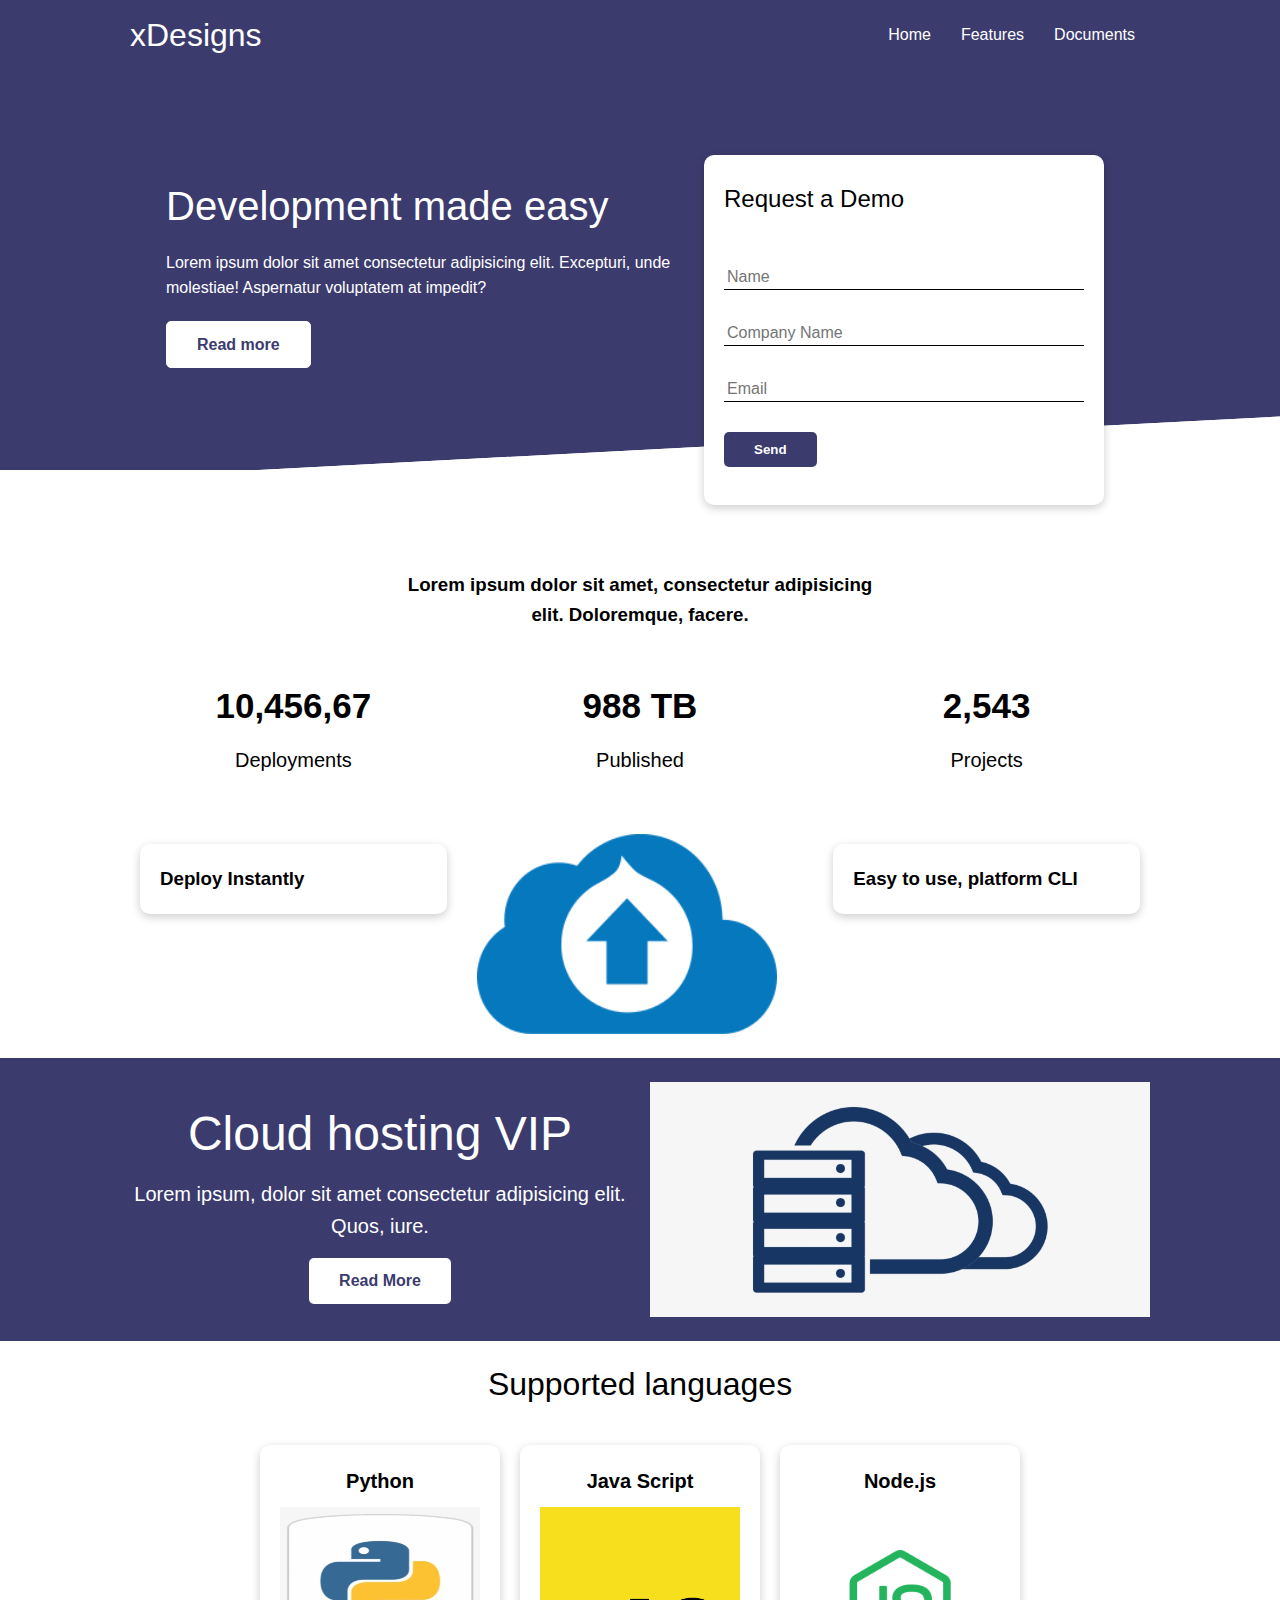
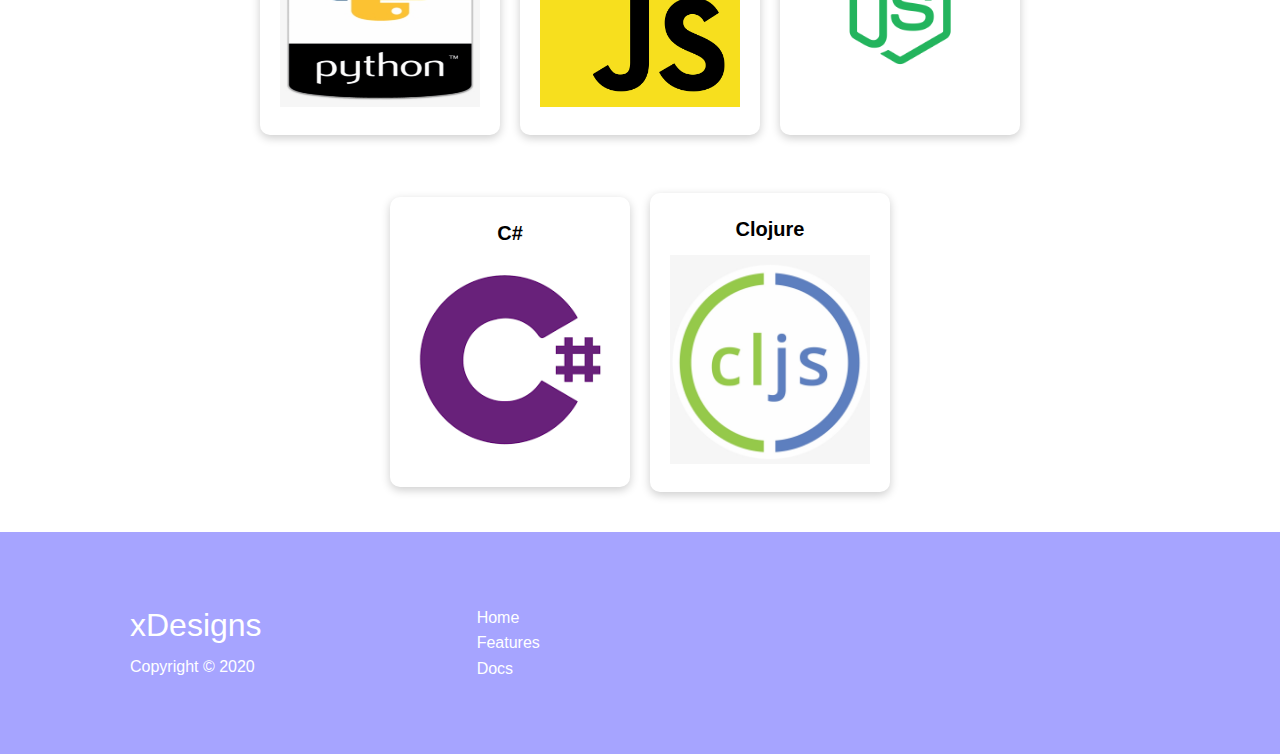
<file: index.html>
<!DOCTYPE html>
<html lang="en">
    
<head>
    <meta charset="UTF-8">
    <meta name="viewport" content="width=device-width, initial-scale=1.0">
    <link rel="stylesheet" type="text/css" href="css/styles.css" > 

    <link rel="stylesheet" href="https://cdnjs.cloudflare.com/ajax/libs/font-awesome/5.15.1/css/all.min.css" integrity="sha512-+4zCK9k+qNFUR5X+cKL9EIR+ZOhtIloNl9GIKS57V1MyNsYpYcUrUeQc9vNfzsWfV28IaLL3i96P9sdNyeRssA==" crossorigin="anonymous" />

    <title>xDesigns</title>

</head>

<body>

    <!-- Nav bar-->
<div class="navbar">

    <div class="container flex">
        <h1 class="logo">xDesigns</h1>
        <nav>
            <ul>
                <li><a href="webdesign.html">Home</a></li>
                <li><a href="features.html">Features</a></li>
                <li><a href="docs.html">Documents</a></li>
            </ul>
        </nav>
    </div>
</div>

<!-- Show case -->

<section class="showcase">
<div class="container grid">
    <div class="showcase-text">
        <h1>Development made easy</h1>
        <p>Lorem ipsum dolor sit amet consectetur adipisicing elit. Excepturi, unde molestiae! Aspernatur voluptatem at impedit?</p>
        <a href="features.html" class="btn btn-outline">Read more</a>
    </div>

    <div class="showcase-form card">
        <h2>Request a Demo</h2>
        <form name="contact" method="POST" netlify-honeypot="bot-field" data-netlify="true"></form>

        <input type="hidden" name="form-name" value="contact">
        <p class="hidden">
            <label>Don’t fill this out if you’re human: <input name="bot-field" /></label>
          </p>
        
        <div class="form-control">
                <input type="text" name="name" placeholder="Name" required >
            </div>

            <div class="form-control">
                <input type="text" name="company" placeholder="Company Name" required >
            </div>

            <div class="form-control">
                <input type="text" name="email" placeholder="Email" required >
            </div>

            <input type="submit" value="Send" class="btn btn-primary">
        
        
        </form> 

</div>
</section>

<!-- Stats -->
<section class="stats">
    <div class="container">
        <h3 class="stats-heading text-center my-1">
            Lorem ipsum dolor sit amet, consectetur adipisicing elit. Doloremque, facere.
        </h3>


            <div class="grid grid-3 text-center my-4 ">
                <div>
                    <i class="fas fa-server fa-3x"></i>
                    <h3>10,456,67</h3>
                    <p class="text-secondary">Deployments</p>
                </div>

                <div>
                    <i class="fas fa-upload fa-3x"></i>
                    <h3>988 TB</h3>
                    <p class="text-secondary">Published</p>
                </div>

                <div>
                    <i class="fas fa-project-diagram fa-3x"></i>
                    <h3>2,543</h3>
                    <p class="text-secondary">Projects</p>
                </div>
            
            </div>
        </div>
</section>

<section class="cli">

    <div class="container grid">
        <img src="./images/icon-deploy.png" alt="#" height="250px" width="200px">

        <div class="card">

            <h3>Deploy Instantly</h3>
        </div>

        <div class="card">
            <h3>Easy to use, platform CLI</h3>
        </div>

    </div>

</section>

<!-- Cloud sections -->

<section class="cloud bg-primary my-2 py-2">
    <div class=" container grid">
        <div class="text-center">

            <h2 class="lg"> Cloud hosting VIP</h2>
            <p class="lead my-1">Lorem ipsum, dolor sit amet consectetur adipisicing elit. Quos, iure.</p>

            <a href="features.html" class="btn btn-dark">Read More</a>
        </div>
        <img src="./images/cloud-image2.png" >
    </div>
</section>

<!--Languages -->

<section class="languages">

    <h2 class="md text-center my-2">
        Supported languages
    </h2>

    <div class="container flex">
        <div class="card">

            <h4>Python</h4>
       <img src="./images/python-icon2.png"  height="200px" >

    </div>

    <div class="card">

    <h4>Java Script</h4>
    
    <img src="./images/js-image.png"  >

</div>

<div class="card">

    <h4>Node.js</h4>
   <img src="./images/nodejs-45adbe594d.png"    >
</div>

<div class="card">

    <h4>C#</h4>
   <img src="./images/chash.png" width="200px" >
</div>

<div class="card">

    <h4>Clojure</h4>
   <img src="./images/clojure-icon.png" width="200px" >
</div>

</section>

<!-- Footer -->

<footer class="footer bg-dark py-5">

<div class="container grid grid-3">

    <div>
        <h1>xDesigns</h1>

        <p>Copyright &copy; 2020</p>

    </div>
<nav>
    <ul>
        <li><a href="index.html">Home</a></li>
        <li><a href="features.html">Features</a></li>
        <li><a href="docs.html">Docs</a></li>
    </ul>
</nav>

<div class="social">
    <a href="#"><i class="fab fa-twitter fa-2x"></i></a>
    <a href="#"><i class="fab fa-facebook fa-2x"></i></a>
    <a href="#"><i class="fab fa-instagram fa-2x"></i></a>
    <a href="#"><i class="fab fa-github fa-2x"></i></a>


</div>

</div>

</footer>


    
</div>



</body>

</html>
</file>
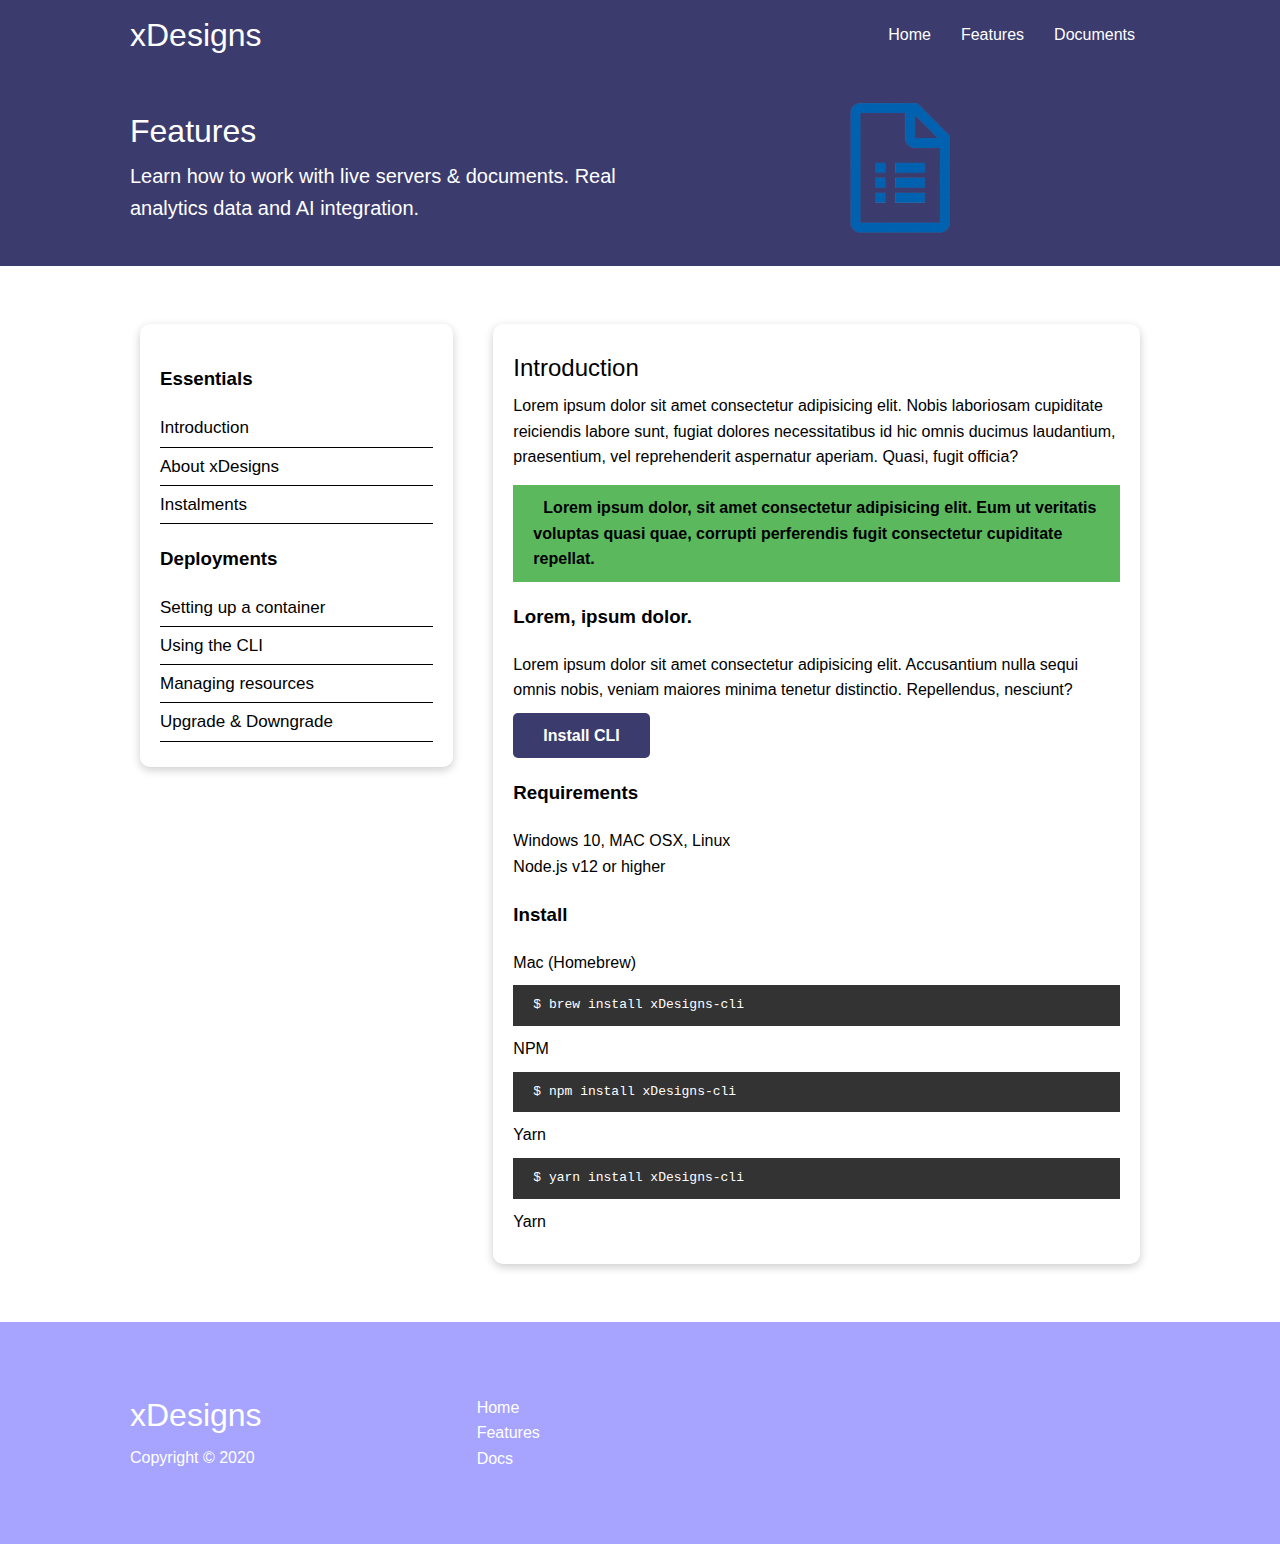
<file: docs.html>
<!DOCTYPE html>
<html lang="en">
    
<head>
    <meta charset="UTF-8">
    <meta name="viewport" content="width=device-width, initial-scale=1.0">
    <link rel="stylesheet" type="text/css" href="css/styles.css" > 

    <link rel="stylesheet" href="https://cdnjs.cloudflare.com/ajax/libs/font-awesome/5.15.1/css/all.min.css" integrity="sha512-+4zCK9k+qNFUR5X+cKL9EIR+ZOhtIloNl9GIKS57V1MyNsYpYcUrUeQc9vNfzsWfV28IaLL3i96P9sdNyeRssA==" crossorigin="anonymous" />

    <title>xDesigns</title> 

</head>

<body>

    <!-- Nav bar-->
<div class="navbar">

    <div class="container flex">
        <h1 class="logo">xDesigns</h1>
        <nav>
            <ul>
                <li><a href="webdesign.html">Home</a></li>
                <li><a href="features.html">Features</a></li>
                <li><a href="docs.html">Documents</a></li>
            </ul>
        </nav>
    </div>
</div>

<!-- Head area -->

<section class="docs-head bg-primary py-3">

<div class="container grid">

    <div>
        <h1 class="xl"> Features</h1>
        <p class="lead">
            Learn how to work with live servers & documents. Real analytics data and AI integration.
        </p>
    </div>

    <img src="./images/design-c6b52261-cfeb-4a22-9b56-e52059e66bb0.png"  >

</div>

</section>

<!-- Docs Main -->

<section class="docs-main my-4">

    <div class="container grid">

        <div class="card bg-light p-3">
            <h3 class="my-2">Essentials</h3>

            <nav>
                <ul>
                    <li><a href="#">Introduction</a></li>
                    <li><a href="#">About xDesigns</a></li>
                    <li><a href="#">Instalments</a></li>
                 </ul>
            </nav>

            <h3 class="my-2">Deployments</h3>

            <nav>
                <ul>
                    <li><a href="#">Setting up a container</a></li>
                    <li><a href="#">Using the CLI</a></li>
                    <li><a href="#">Managing resources</a></li>
                    <li><a href="#">Upgrade & Downgrade</a></li>
                 </ul>
            </nav>
        </div>
        <div class="card">
            <h2>Introduction</h2>
            <p>Lorem ipsum dolor sit amet consectetur adipisicing elit. Nobis laboriosam cupiditate reiciendis labore sunt, fugiat dolores necessitatibus id hic omnis ducimus laudantium, praesentium, vel reprehenderit aspernatur aperiam. Quasi, fugit officia?</p>

            <div class="alert alert-success">

            <i class="fas fa-info"></i> Lorem ipsum dolor, sit amet consectetur adipisicing elit. Eum ut veritatis voluptas quasi quae, corrupti perferendis fugit consectetur cupiditate repellat.
         </div>
        
         <h3>Lorem, ipsum dolor.</h3>
         <p>Lorem ipsum dolor sit amet consectetur adipisicing elit. Accusantium nulla sequi omnis nobis, veniam maiores minima tenetur distinctio. Repellendus, nesciunt?</p>

         <a href="#" class="btn btn-primary">Install CLI</a>

         <h3>Requirements</h3>
         <ul>
             <li>Windows 10, MAC OSX, Linux</li>
             <li>Node.js v12 or higher</li>
         </ul>

         <h3>Install</h3>
         <p>Mac (Homebrew)</p>
         <pre><code>$ brew install xDesigns-cli</code></pre>
         <p>NPM</p>
         <pre><code>$ npm install xDesigns-cli</code></pre>
         <p>Yarn</p>
         <pre><code>$ yarn install xDesigns-cli</code></pre>
         <p>Yarn</p>
         


    
    
        </div>
    </div>

</section>




<!-- Footer -->

<footer class="footer bg-dark py-5">

<div class="container grid grid-3">

    <div>
        <h1>xDesigns</h1>

        <p>Copyright &copy; 2020</p>

    </div>
<nav>
    <ul>
        <li><a href="index.html">Home</a></li>
        <li><a href="features.html">Features</a></li>
        <li><a href="docs.html">Docs</a></li>
    </ul>
</nav>

<div class="social">
    <a href="#"><i class="fab fa-twitter fa-2x"></i></a>
    <a href="#"><i class="fab fa-facebook fa-2x"></i></a>
    <a href="#"><i class="fab fa-instagram fa-2x"></i></a>
    <a href="#"><i class="fab fa-github fa-2x"></i></a>


</div>

</div>

</footer>


    
</div>



</section>

</body>

</html>
</file>
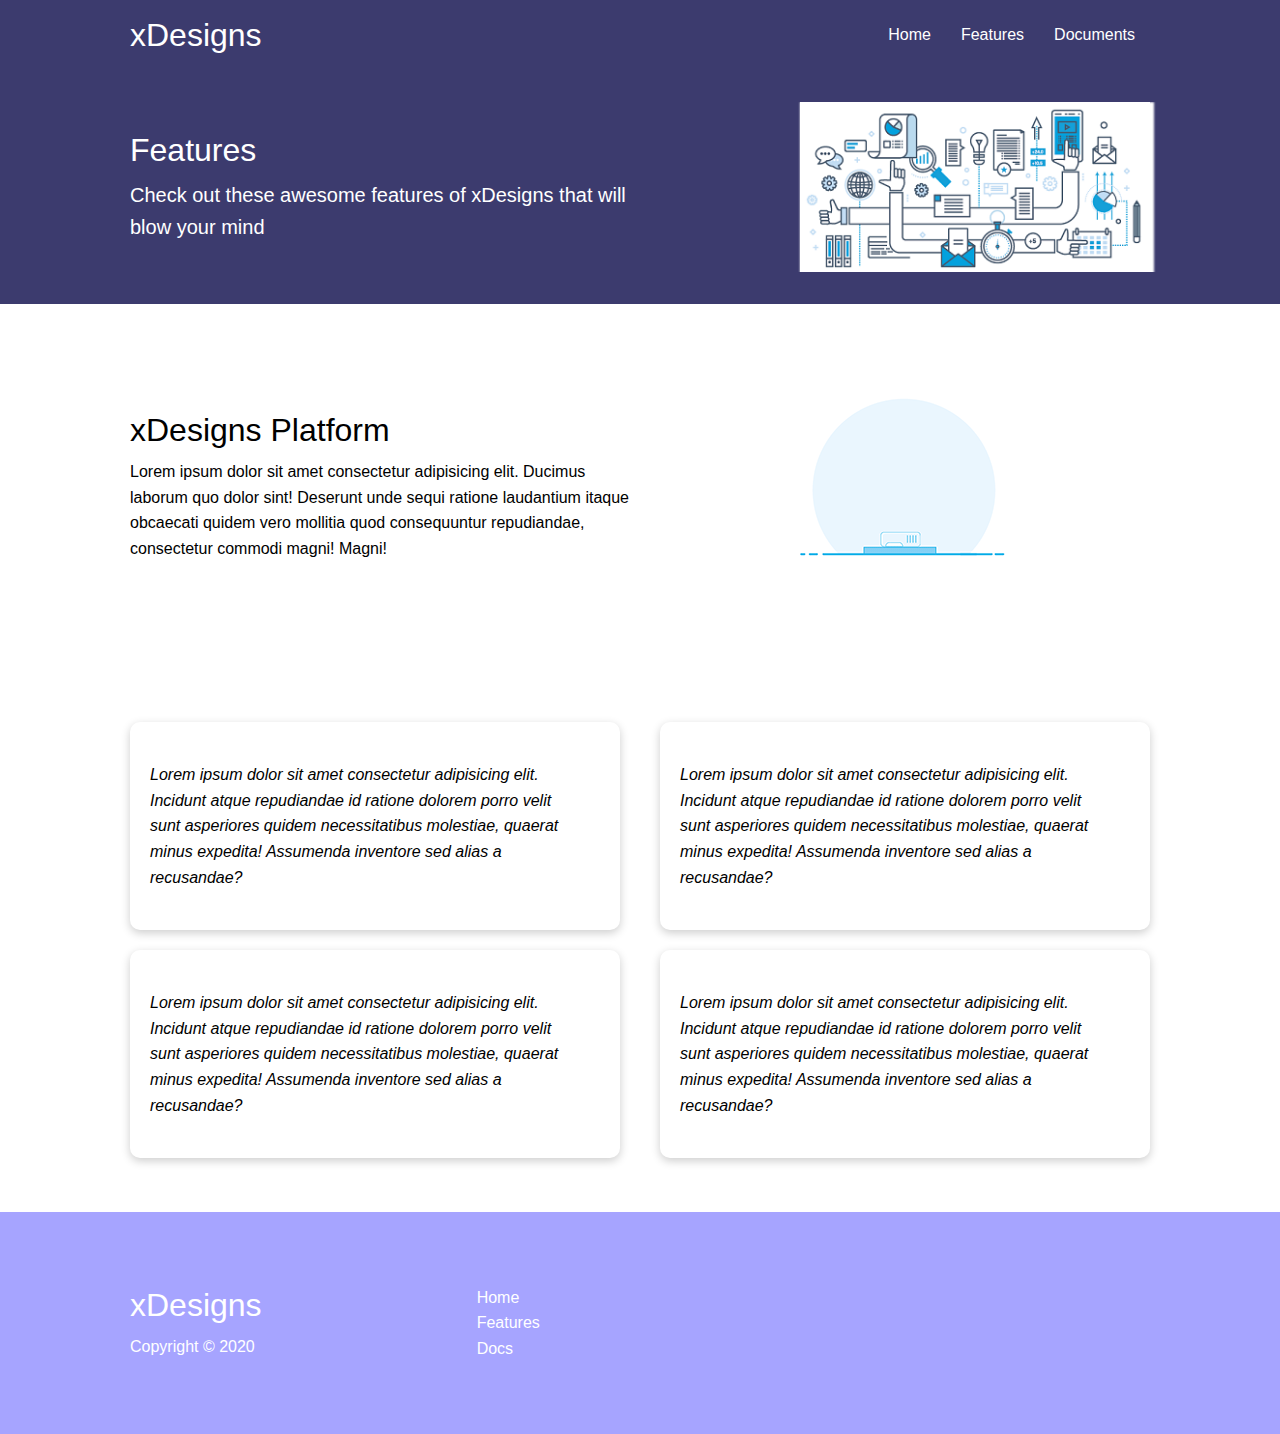
<file: features.html>
<!DOCTYPE html>
<html lang="en">
    
<head>
    <meta charset="UTF-8">
    <meta name="viewport" content="width=device-width, initial-scale=1.0">
    <link rel="stylesheet" type="text/css" href="css/styles.css" > 

    <link rel="stylesheet" href="https://cdnjs.cloudflare.com/ajax/libs/font-awesome/5.15.1/css/all.min.css" integrity="sha512-+4zCK9k+qNFUR5X+cKL9EIR+ZOhtIloNl9GIKS57V1MyNsYpYcUrUeQc9vNfzsWfV28IaLL3i96P9sdNyeRssA==" crossorigin="anonymous" />

    <title>xDesigns</title> 

</head>

<body>

    <!-- Nav bar-->
<div class="navbar">

    <div class="container flex">
        <h1 class="logo">xDesigns</h1>
        <nav>
            <ul>
                <li><a href="webdesign.html">Home</a></li>
                <li><a href="features.html">Features</a></li>
                <li><a href="docs.html">Documents</a></li>
            </ul>
        </nav>
    </div>
</div>

<!-- Head area -->

<section class="features-head bg-primary py-3">

<div class="container grid">

    <div>
        <h1 class="xl"> Features</h1>
        <p class="lead">
            Check out these awesome features of xDesigns that will blow your mind
        </p>
    </div>

    <img src="./images/Features_Efficiency_Scale_image-01.png"  width="200px">

</div>




</section>

<!-- Sub Head -->

<section class="features-sub-head bg-light py-3">

    <div class="container grid">

        <div>

            <h1 class="md">xDesigns Platform</h1>

            <p>Lorem ipsum dolor sit amet consectetur adipisicing elit. Ducimus laborum quo dolor sint! Deserunt unde sequi ratione laudantium itaque obcaecati quidem vero mollitia quod consequuntur repudiandae, consectetur commodi magni! Magni!</p>

        </div>

        <img src="./images/server.gif" alt="#" >


    </div>

</section>

<!-- Section-Main -->

<section class="features-main my-2">

    <div class="container grid grid-2">

        <div class="card flex">
        <i class="fas fa-server fa-1x">
            <p>Lorem ipsum dolor sit amet consectetur adipisicing elit. Incidunt atque repudiandae id ratione dolorem porro velit sunt asperiores quidem necessitatibus molestiae, quaerat minus expedita! Assumenda inventore sed alias a recusandae?</p>
        </i>


        </div>
        <div class="card flex">
            <i class="fas fa-upload fa-1x">
                <p>Lorem ipsum dolor sit amet consectetur adipisicing elit. Incidunt atque repudiandae id ratione dolorem porro velit sunt asperiores quidem necessitatibus molestiae, quaerat minus expedita! Assumenda inventore sed alias a recusandae?</p>
            </i>
    
    
            </div>
            <div class="card flex">
                <i class="fas fa-power-off fa-1x">
                    <p>Lorem ipsum dolor sit amet consectetur adipisicing elit. Incidunt atque repudiandae id ratione dolorem porro velit sunt asperiores quidem necessitatibus molestiae, quaerat minus expedita! Assumenda inventore sed alias a recusandae?</p>
                </i>
        
        
                </div>
                <div class="card flex">
                    <i class="fas fa-database fa-1x">
                        <p>Lorem ipsum dolor sit amet consectetur adipisicing elit. Incidunt atque repudiandae id ratione dolorem porro velit sunt asperiores quidem necessitatibus molestiae, quaerat minus expedita! Assumenda inventore sed alias a recusandae?</p>
                    </i>
            
            
                    </div>
                     
                 
             
         
    </div>
</section>


<!-- Footer -->

<footer class="footer bg-dark py-5">

<div class="container grid grid-3">

    <div>
        <h1>xDesigns</h1>

        <p>Copyright &copy; 2020</p>

    </div>
<nav>
    <ul>
        <li><a href="index.html">Home</a></li>
        <li><a href="features.html">Features</a></li>
        <li><a href="docs.html">Docs</a></li>
    </ul>
</nav>

<div class="social">
    <a href="#"><i class="fab fa-twitter fa-2x"></i></a>
    <a href="#"><i class="fab fa-facebook fa-2x"></i></a>
    <a href="#"><i class="fab fa-instagram fa-2x"></i></a>
    <a href="#"><i class="fab fa-github fa-2x"></i></a>


</div>

</div>

</footer>


    
</div>



</section>

</body>

</html>
</file>
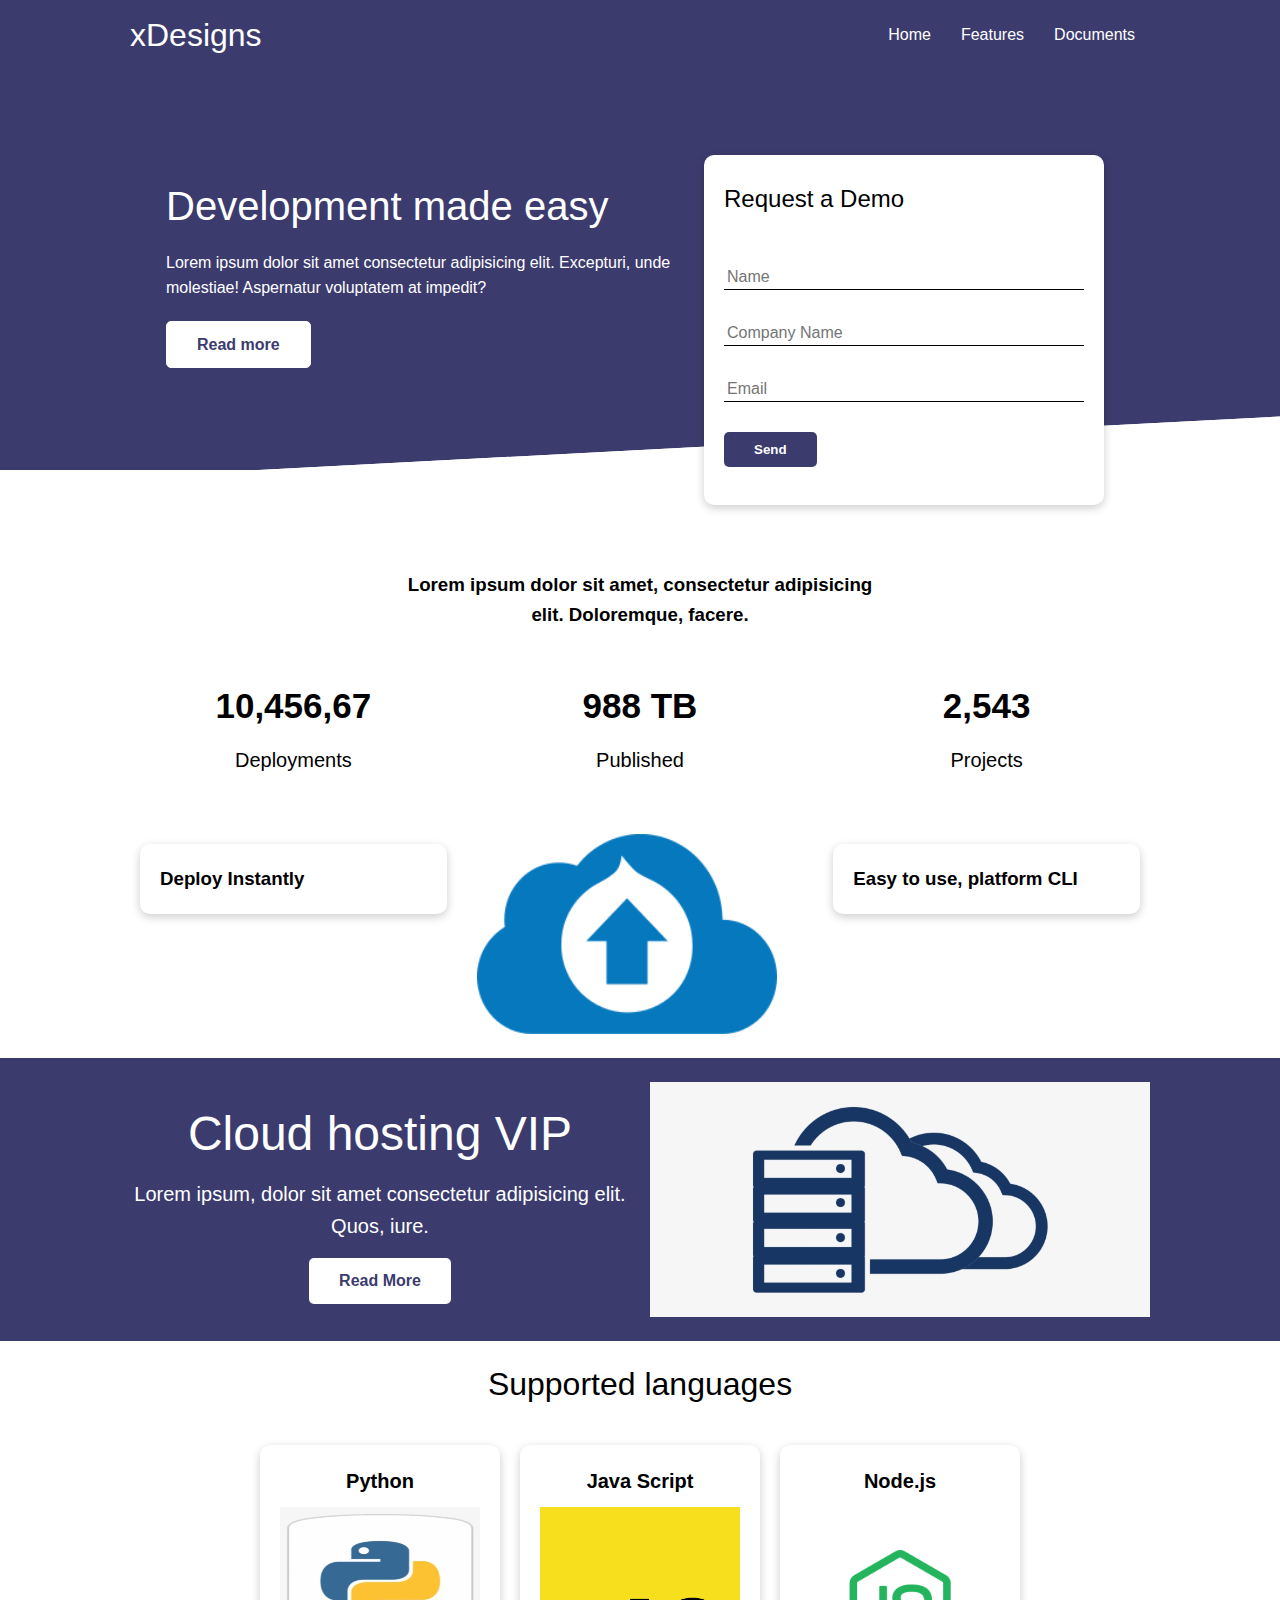
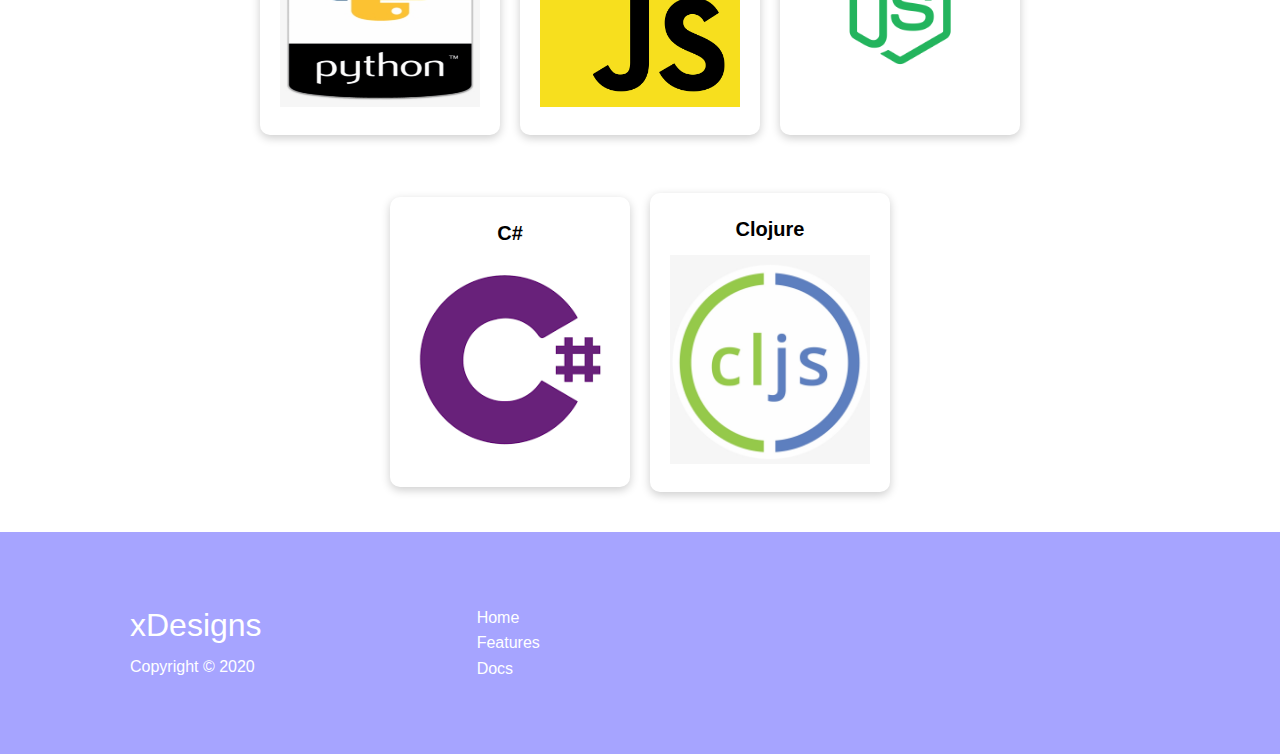
<file: webdesign.html>
<!DOCTYPE html>
<html lang="en">
    
<head>
    <meta charset="UTF-8">
    <meta name="viewport" content="width=device-width, initial-scale=1.0">
    <link rel="stylesheet" type="text/css" href="css/styles.css" > 

    <link rel="stylesheet" href="https://cdnjs.cloudflare.com/ajax/libs/font-awesome/5.15.1/css/all.min.css" integrity="sha512-+4zCK9k+qNFUR5X+cKL9EIR+ZOhtIloNl9GIKS57V1MyNsYpYcUrUeQc9vNfzsWfV28IaLL3i96P9sdNyeRssA==" crossorigin="anonymous" />

    <title>xDesigns</title>

</head>

<body>

    <!-- Nav bar-->
<div class="navbar">

    <div class="container flex">
        <h1 class="logo">xDesigns</h1>
        <nav>
            <ul>
                <li><a href="webdesign.html">Home</a></li>
                <li><a href="features.html">Features</a></li>
                <li><a href="docs.html">Documents</a></li>
            </ul>
        </nav>
    </div>
</div>

<!-- Show case -->

<section class="showcase">
<div class="container grid">
    <div class="showcase-text">
        <h1>Development made easy</h1>
        <p>Lorem ipsum dolor sit amet consectetur adipisicing elit. Excepturi, unde molestiae! Aspernatur voluptatem at impedit?</p>
        <a href="features.html" class="btn btn-outline">Read more</a>
    </div>

    <div class="showcase-form card">
        <h2>Request a Demo</h2>
        <form name="contact" method="POST" netlify-honeypot="bot-field" data-netlify="true"></form>

        <input type="hidden" name="form-name" value="contact">
        <p class="hidden">
            <label>Don’t fill this out if you’re human: <input name="bot-field" /></label>
          </p>
        
        <div class="form-control">
                <input type="text" name="name" placeholder="Name" required >
            </div>

            <div class="form-control">
                <input type="text" name="company" placeholder="Company Name" required >
            </div>

            <div class="form-control">
                <input type="text" name="email" placeholder="Email" required >
            </div>

            <input type="submit" value="Send" class="btn btn-primary">
        
        
        </form> 

</div>
</section>

<!-- Stats -->
<section class="stats">
    <div class="container">
        <h3 class="stats-heading text-center my-1">
            Lorem ipsum dolor sit amet, consectetur adipisicing elit. Doloremque, facere.
        </h3>


            <div class="grid grid-3 text-center my-4 ">
                <div>
                    <i class="fas fa-server fa-3x"></i>
                    <h3>10,456,67</h3>
                    <p class="text-secondary">Deployments</p>
                </div>

                <div>
                    <i class="fas fa-upload fa-3x"></i>
                    <h3>988 TB</h3>
                    <p class="text-secondary">Published</p>
                </div>

                <div>
                    <i class="fas fa-project-diagram fa-3x"></i>
                    <h3>2,543</h3>
                    <p class="text-secondary">Projects</p>
                </div>
            
            </div>
        </div>
</section>

<section class="cli">

    <div class="container grid">
        <img src="./images/icon-deploy.png" alt="#" height="250px" width="200px">

        <div class="card">

            <h3>Deploy Instantly</h3>
        </div>

        <div class="card">
            <h3>Easy to use, platform CLI</h3>
        </div>

    </div>

</section>

<!-- Cloud sections -->

<section class="cloud bg-primary my-2 py-2">
    <div class=" container grid">
        <div class="text-center">

            <h2 class="lg"> Cloud hosting VIP</h2>
            <p class="lead my-1">Lorem ipsum, dolor sit amet consectetur adipisicing elit. Quos, iure.</p>

            <a href="features.html" class="btn btn-dark">Read More</a>
        </div>
        <img src="./images/cloud-image2.png" >
    </div>
</section>

<!--Languages -->

<section class="languages">

    <h2 class="md text-center my-2">
        Supported languages
    </h2>

    <div class="container flex">
        <div class="card">

            <h4>Python</h4>
       <img src="./images/python-icon2.png"  height="200px" >

    </div>

    <div class="card">

    <h4>Java Script</h4>
    
    <img src="./images/js-image.png"  >

</div>

<div class="card">

    <h4>Node.js</h4>
   <img src="./images/nodejs-45adbe594d.png"    >
</div>

<div class="card">

    <h4>C#</h4>
   <img src="./images/chash.png" width="200px" >
</div>

<div class="card">

    <h4>Clojure</h4>
   <img src="./images/clojure-icon.png" width="200px" >
</div>

</section>

<!-- Footer -->

<footer class="footer bg-dark py-5">

<div class="container grid grid-3">

    <div>
        <h1>xDesigns</h1>

        <p>Copyright &copy; 2020</p>

    </div>
<nav>
    <ul>
        <li><a href="index.html">Home</a></li>
        <li><a href="features.html">Features</a></li>
        <li><a href="docs.html">Docs</a></li>
    </ul>
</nav>

<div class="social">
    <a href="#"><i class="fab fa-twitter fa-2x"></i></a>
    <a href="#"><i class="fab fa-facebook fa-2x"></i></a>
    <a href="#"><i class="fab fa-instagram fa-2x"></i></a>
    <a href="#"><i class="fab fa-github fa-2x"></i></a>


</div>

</div>

</footer>


    
</div>



</body>

</html>
</file>
<file: css/styles.css>
:root{


    --primary-color: #3c3b6e;
    --secondary-color: #a6a4ff;
    --dark-color: #4b48ff;
    --success-color: #5cb85c;
    --error-color: #d9534f;
}

.bg-dark ,
.btn-dark{
    background-color: var(--secondary-color);
    color: white;
    
    }

    .bg-dark a{
        color: white;
    }

@import url('https://fonts.googleapis.com/css2?family=Lato:wght@300&display=swap');

*{
    box-sizing: border-box;
    padding: 0;
    margin: 0%;
}

body{
    font-family: 'Lato', sans-serif ;
    color: black;
    line-height: 1.6;
}

ul{
    list-style-type:none ;

}

a{
    text-decoration: dashed;
    color: black;
}

h1, h2{
    font-weight: 300;
    line-height: 1.2;
    margin: 10px 0;
}

p{
    margin: 10px 0;
}

img{
    width: 100%;
}

.hidden{
    visibility: hidden;
    height: 0;
}

/* Navbar */


.navbar{
    background-color:  var(--primary-color);
    color: white;
    height: 70px;
}

.navbar .flex{
    justify-content: space-between;
}

.navbar ul{
    display: flex;

}

.navbar a:hover{
    border-bottom: 2px #fff solid;
}

.navbar a{
    color: white;
    padding: 10px;
    margin: 0 5px;

}
.container{
    max-width: 1100px;
    margin: 0 auto;
    overflow:hidden ;
    padding: 0 40px;
}

.flex{
    display: flex;
    justify-content: center;
    align-items: center;
    height: 100%;
}

/* Show case */

.showcase {
    height: 400px;
    background-color: var(--primary-color);
    color: white;
    position: relative;

}

.showcase h1{
    font-size: 40px;
    
}

.showcase p{
    margin: 20px 0;
}

.showcase .grid{
    overflow: visible;
    grid-template-columns: 55% 35%;
    gap: 30px;
}

.showcase-text{

    animation: slideInFromLeft 1s ease-in;
}

.showcase-form{
    position: relative;
    top:60px;
    height: 350px;
    width: 400px;
    padding: 40px;
    z-index: 100;
    justify-self: flex-end;
    animation: slideInFromRight 1s ease-in;

}

.showcase-form .form-control{
    margin: 30px 0;
}

.showcase-form input[type='text'],
.showcase-form input[type='email']{
    border: 0;
    border-bottom: 1px solid #000000;
    width: 100%;
    padding: 3px;
    font-size: 16px;
}

.showcase::before,
.showcase::after{
    content: '';
    position: absolute;
    height: 100px;
    bottom: -80px;
    right: 0;
    left: 0;
    transform: skewY(-3deg);
    background: white;
}

.showcase-form input:focus{
    outline: none;
}

.grid {
    display: grid;
    grid-template-columns: repeat(2, 1fr);
    gap: 20px;
    justify-content: center;
    align-items: center;
    height: 100%;
}

/* Card */

.card{
    background-color: white;
    border-radius: 10px;
    box-shadow: 0 3px 10px rgba(0, 0, 0, 0.2);
    padding: 20px;
    margin: 10px;
    color: black;
   
}

.btn{
    display: inline-block;
    padding: 10px 30px;
    cursor: pointer;
    background: white;
    color: var(--primary-color);
    border: none;
    border-radius: 5px;
    font-weight: bold;

}

.btn-outline{
    background-color: transparent white;
    border: 1px white solid;
}

.btn:hover{
    transform: scale(0.98);
}

.text-center{
    text-align: center;
}

/* Stats */

.stats{
    padding-top: 100px;
    animation: slideInFromBottom 1s ease-in;
}

/* Stats */

.grid-3{
    grid-template-columns:repeat(3, 1fr);
    width: 100%;
}

.my-1{
    margin: 1rem 0;

}

.my-2{
    margin: 1.5rem 0;

}

.my-3{
    margin: 2rem 0;
}

.my-4{
    margin: 3rem 0;
}

.my-5{
    margin: 4rem 0;
}

/* padding */

.py-1{
    padding: 1rem 0;

}

.py-2{
    padding: 1.5rem 0;

}

.py-3{
    padding: 2rem 0;
}

.py-4{
    padding: 3rem 0;
}

.py-5{
    padding: 4rem 0;
}

.stats-heading{
    max-width: 500px;
    margin: auto;
}

.stats .grid h3{
    font-size: 35px ;
}

.stats .grid p{
    font-size: 20px;
    font-weight: lighter;
}

/* Cli */

.cli .grid{
    grid-template-columns: repeat(3, 1fr);
    grid-template-rows: repeat(2, 1fr);
}

.cli .grid > *:first-child {
    grid-column:  2 / span 1;
    grid-row: 1/ span 2;
}

.cli img{
    height: 200px;
    width: 300px;
}



/* Cloud */



.cloud .grid{
    grid-template-columns: repeat(2, 1fr);
}

.btn-primary,
.bg-primary{
background-color: var(--primary-color);
color: white;
} 

.lead{
    font-size: 20px;
}

.sm{
    font-size: 1rem;
}

.md{
    font-size: 2rem;
}

.lg{ 
    font-size: 3rem;
}
    

.languages .card{
    text-align: center;
    margin: 18px 10px 40px ;
    transition:  transform 0.2s ease ;
}

.languages .flex{
   
    flex-wrap: wrap;
}

.languages .card h4{
    font-size: 20px;
    margin-bottom: 10px;
}

.languages .card:hover {
    transform: translateY(-15px);
}

.languages img{
    width: 200px;
}



.footer .social a{
    margin: 0 10px;
    padding-bottom: 10px;
}

/* Head Area */

.features-head img, .features-sub-head img{
    width: 350px;
    justify-self: self-end;
    
}


.features-sub-head  img{
    width: 400px;
    justify-self: center;
    
}


.features-head img {

    border: 3px 3px 3px 3px solid 5px rgb(255, 255, 255);
    box-shadow: 2px 2px 2px 2px ;
    color: white;
 }

 .features-main .card > i{
     margin-right: 20px;

 }

 .features-main .grid{

    padding-bottom: 20px;
    padding: 30px;

 }

 /* Docs */

 .docs-head  img{
    
    width: 100px;
    justify-self: center;
}

.docs-main h3{
    margin: 20px 0;

}

.docs-main .grid{
    grid-template-columns:1fr 2fr ;
    align-items: flex-start;
}

.docs-main nav li{
    font-size: 17px;
    padding-bottom: 5px;
    margin-bottom: 5px;
    border-bottom: 1px black solid;
}

.docs-main a:hover{
    font-weight: bold;
    color: var(--secondary-color);
}

/* Alert */

.alert{
    background-color: var(--secondary-color);
    padding: 10px 20px;
    margin: 15px 0;
    font-weight: bold;
}

.alert i{
    margin-right: 10px;

}

.alert-success{
    background-color: var(--success-color);
    
}

.alert-error{
    background-color: var(--error-color);

}

code, pre{
    background: #333;
    color: #fff;
    padding: 10px;
}


 




 
/* Media */

@media (max-width: 768px) {

    .grid,
    .showcase .grid,
    .stats .grid,
    .cli .grid,
    .cloud .grid,
    .features-main .grid,
    .docs-main .grid{
 grid-template-columns: 1fr;
 grid-template-rows: 1fr;
    
}

    .showcase{
         
        height: auto;
    }

    .showcase-text {
        text-align: center;
        margin-top: 40px ;
    }

    .showcase-form{
        justify-self: center;
        margin: auto;
    }

    .cli .grid > *:first-child {
        grid-column: 1;
        grid-row:1 ;
    }

    .features-head,
    .features-sub-head,
    .docs-head{
        text-align: center;

    }

    .features-head img,
    .features-sub-head img,
    .docs-head img{
        justify-self: center;
        
    }

    .features-main .grid > *:first-child,
    .features-main .grid > *:nth-child(2) {
        grid-column:1  ;
    }


}


/* Mobile */

@media( max-width: 500px) {

    .navbar{
        height: 110px;

    }

    .navbar .flex{
        flex-direction: column;
    }

    .navbar ul{
        padding: 10px;
        background-color: rgba(0, 0, 0, 9);
    }

}

/* Animations */

@keyframes slideInFromLeft{

    0% {
        transform: translateX(-100%);
    }

    100% {
        transform: translateX(0);
    }
}

@keyframes slideInFromRight{

    0% {
        transform: translateX(100%);
    }

    100% {
        transform: translateX(0);
    }
}

@keyframes slideInFromTop{

    0% {
        transform: translateX(-100%);
    }

    100% {
        transform: translateX(0);
    }
}

@keyframes slideInFromBottom{

    0% {
        transform: translateY(100%);
    }

    100% {
        transform: translateX(0);
    }
}
</file>
